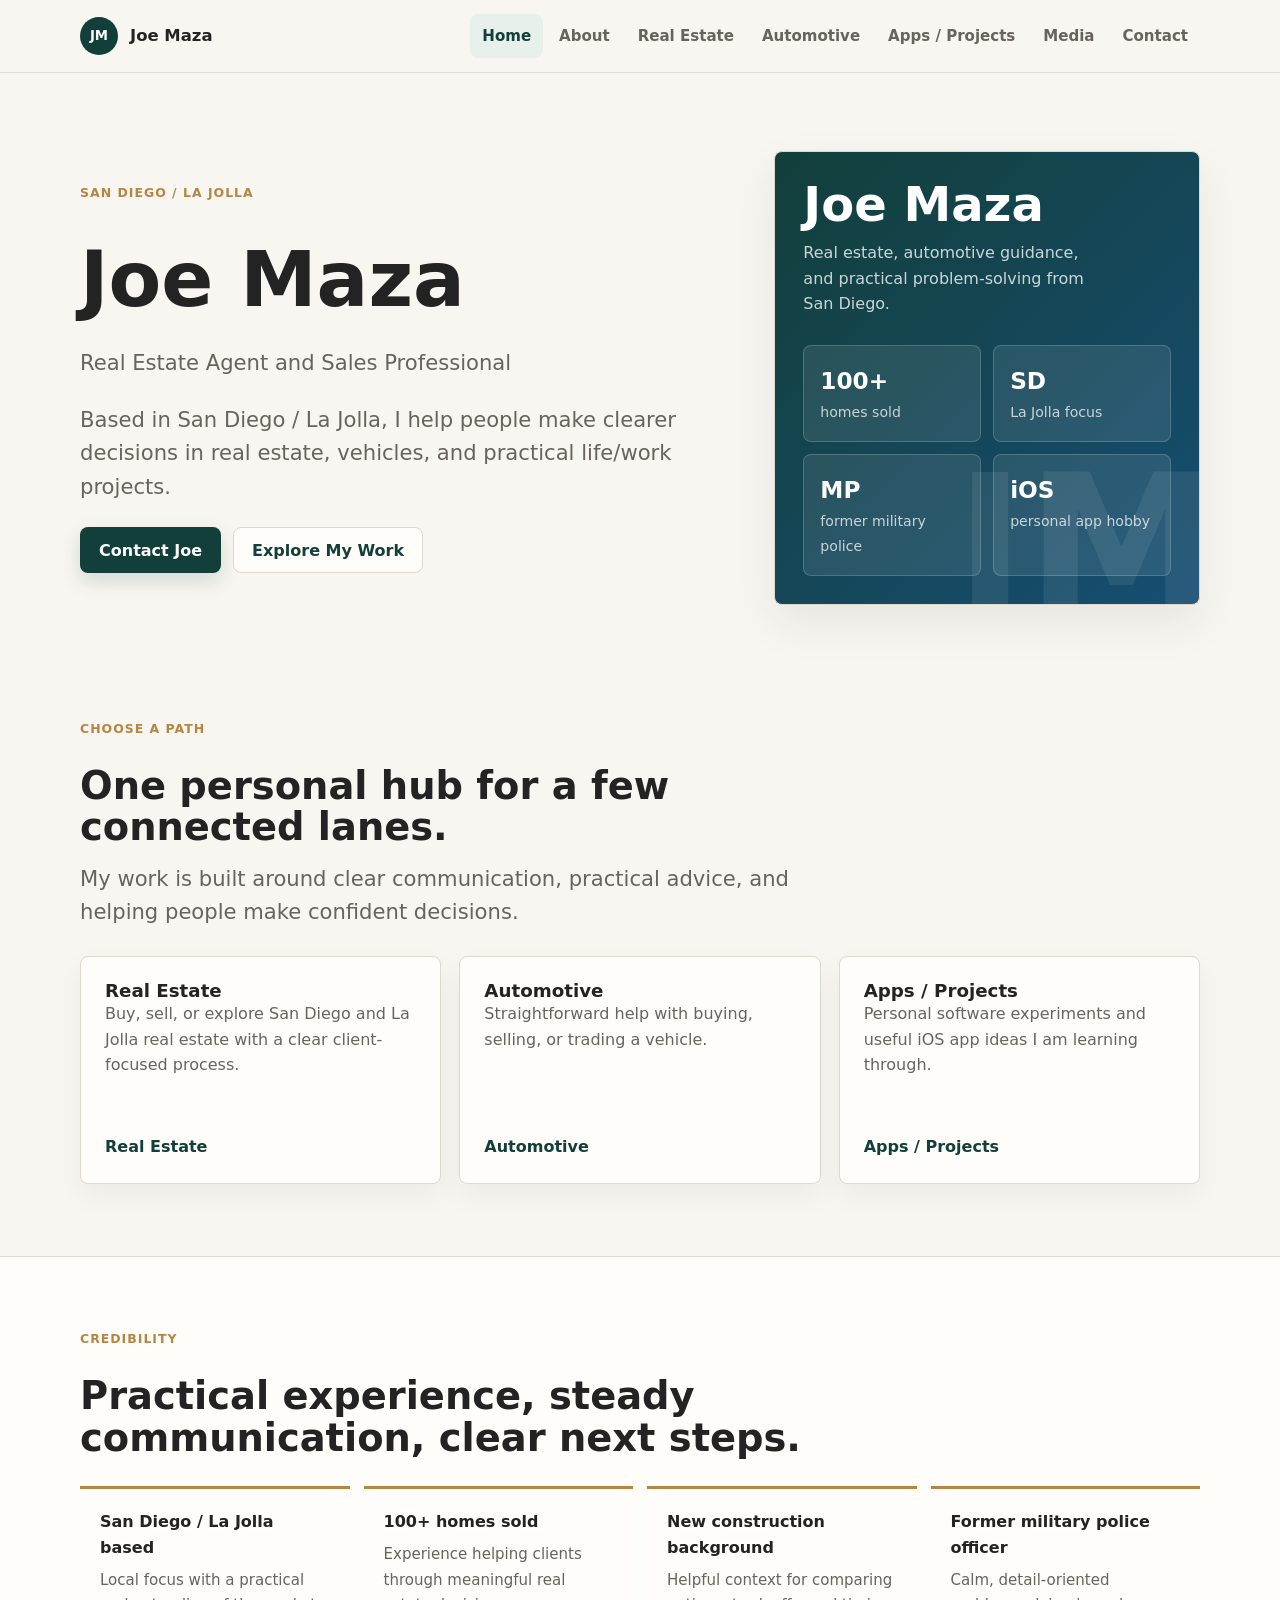
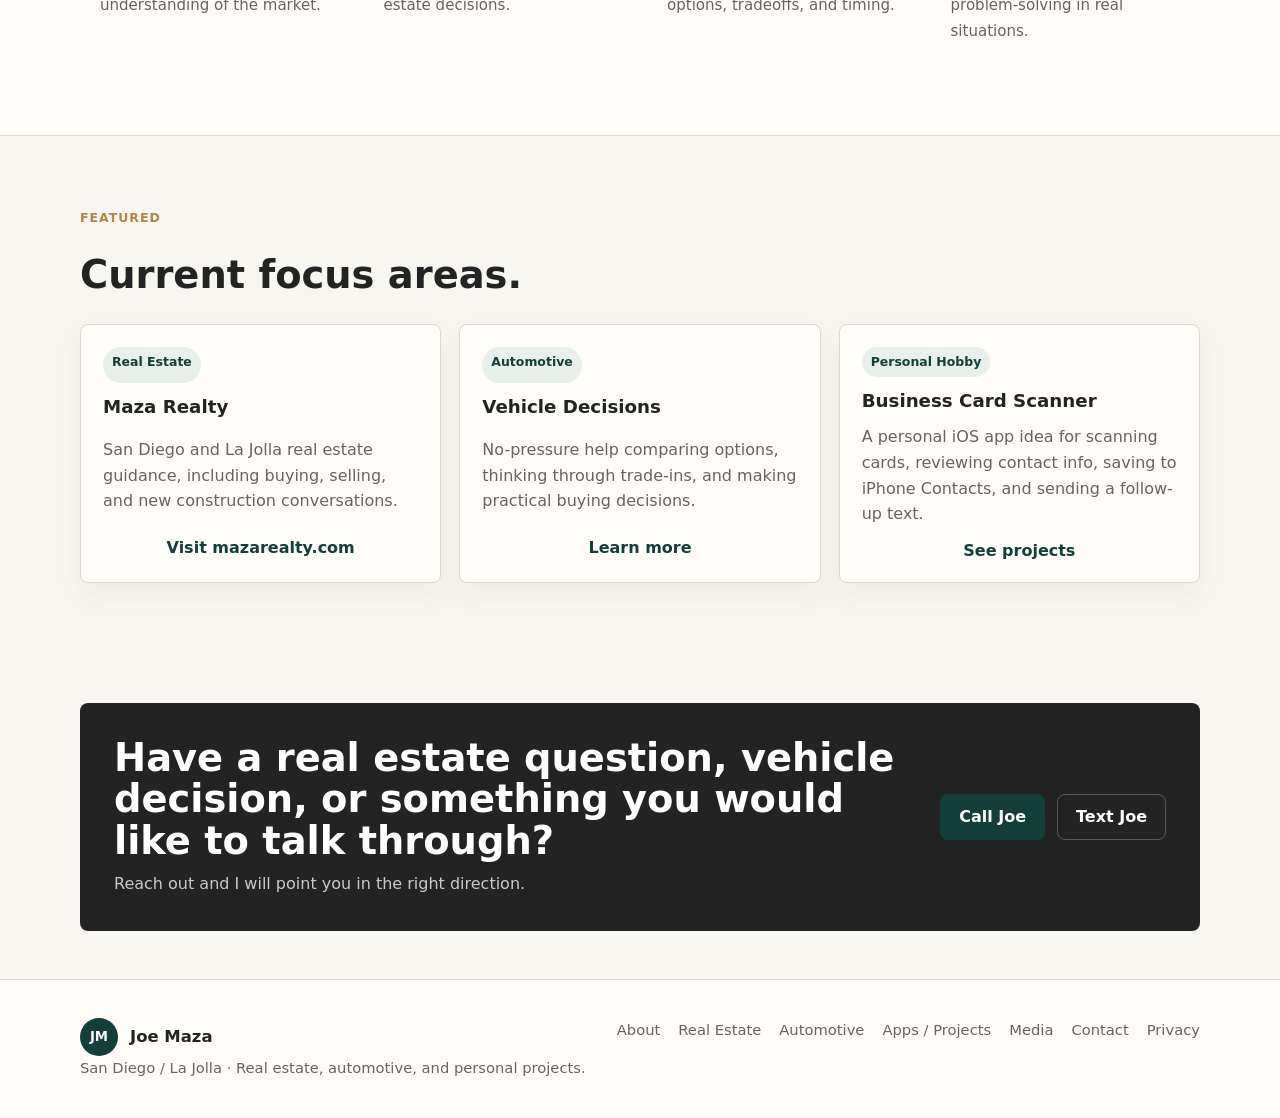
<file: index.html>
<!doctype html>
<html lang="en">
  <head>
    <meta charset="utf-8" />
    <meta name="viewport" content="width=device-width, initial-scale=1" />
    <title>Joe Maza | Real Estate Agent and Sales Professional</title>
    <meta name="description" content="Joe Maza is a San Diego / La Jolla based real estate agent and sales professional helping people make clearer decisions in real estate, vehicles, and practical projects." />
    <meta property="og:title" content="Joe Maza | Real Estate Agent and Sales Professional" />
    <meta property="og:description" content="A personal hub for Joe Maza's real estate, automotive, and personal app projects." />
    <meta property="og:image" content="https://josephmaza.com/public/social-card.svg" />
    <link rel="icon" href="/public/favicon.svg" type="image/svg+xml" />
    <link rel="stylesheet" href="/assets/styles.css" />
  </head>
  <body>
    <header class="site-header">
      <div class="nav-wrap">
        <a class="brand" href="/" aria-label="Joe Maza home"><span class="brand-mark">JM</span><span>Joe Maza</span></a>
        <button class="menu-toggle" type="button" aria-label="Open navigation" aria-expanded="false" data-menu-toggle>Menu</button>
        <nav class="site-nav" aria-label="Primary navigation">
          <a href="/" aria-current="page">Home</a>
          <a href="/about/">About</a>
          <a href="/real-estate/">Real Estate</a>
          <a href="/automotive/">Automotive</a>
          <a href="/apps-projects/">Apps / Projects</a>
          <a href="/media/">Media</a>
          <a href="/contact/">Contact</a>
        </nav>
      </div>
    </header>

    <main class="main">
      <section class="hero">
        <div class="container hero-grid">
          <div class="hero-copy">
            <p class="eyebrow">San Diego / La Jolla</p>
            <h1>Joe Maza</h1>
            <p class="lead">Real Estate Agent and Sales Professional</p>
            <p class="lead">Based in San Diego / La Jolla, I help people make clearer decisions in real estate, vehicles, and practical life/work projects.</p>
            <div class="hero-actions">
              <a class="button" href="/contact/">Contact Joe</a>
              <a class="button secondary" href="#work">Explore My Work</a>
            </div>
          </div>
          <aside class="identity-panel" aria-label="Joe Maza professional summary">
            <div class="identity-top">
              <div class="identity-name">Joe Maza</div>
              <p class="identity-role">Real estate, automotive guidance, and practical problem-solving from San Diego.</p>
            </div>
            <div class="identity-bottom">
              <div class="stat-grid">
                <div class="stat"><strong>100+</strong><span>homes sold</span></div>
                <div class="stat"><strong>SD</strong><span>La Jolla focus</span></div>
                <div class="stat"><strong>MP</strong><span>former military police</span></div>
                <div class="stat"><strong>iOS</strong><span>personal app hobby</span></div>
              </div>
            </div>
          </aside>
        </div>
      </section>

      <section class="section" id="work">
        <div class="container">
          <div class="section-header">
            <p class="eyebrow">Choose a path</p>
            <h2>One personal hub for a few connected lanes.</h2>
            <p class="lead">My work is built around clear communication, practical advice, and helping people make confident decisions.</p>
          </div>
          <div class="cards">
            <a class="card" href="/real-estate/">
              <div>
                <h3>Real Estate</h3>
                <p>Buy, sell, or explore San Diego and La Jolla real estate with a clear client-focused process.</p>
              </div>
              <span class="card-link">Real Estate</span>
            </a>
            <a class="card" href="/automotive/">
              <div>
                <h3>Automotive</h3>
                <p>Straightforward help with buying, selling, or trading a vehicle.</p>
              </div>
              <span class="card-link">Automotive</span>
            </a>
            <a class="card" href="/apps-projects/">
              <div>
                <h3>Apps / Projects</h3>
                <p>Personal software experiments and useful iOS app ideas I am learning through.</p>
              </div>
              <span class="card-link">Apps / Projects</span>
            </a>
          </div>
        </div>
      </section>

      <section class="section alt">
        <div class="container">
          <div class="section-header">
            <p class="eyebrow">Credibility</p>
            <h2>Practical experience, steady communication, clear next steps.</h2>
          </div>
          <div class="proof-grid">
            <div class="proof-item"><strong>San Diego / La Jolla based</strong><span>Local focus with a practical understanding of the market.</span></div>
            <div class="proof-item"><strong>100+ homes sold</strong><span>Experience helping clients through meaningful real estate decisions.</span></div>
            <div class="proof-item"><strong>New construction background</strong><span>Helpful context for comparing options, tradeoffs, and timing.</span></div>
            <div class="proof-item"><strong>Former military police officer</strong><span>Calm, detail-oriented problem-solving in real situations.</span></div>
          </div>
        </div>
      </section>

      <section class="section">
        <div class="container">
          <div class="section-header">
            <p class="eyebrow">Featured</p>
            <h2>Current focus areas.</h2>
          </div>
          <div class="project-grid">
            <article class="project-card">
              <span class="tag">Real Estate</span>
              <h3>Maza Realty</h3>
              <p>San Diego and La Jolla real estate guidance, including buying, selling, and new construction conversations.</p>
              <a class="button text" href="https://mazarealty.com/">Visit mazarealty.com</a>
            </article>
            <article class="project-card">
              <span class="tag">Automotive</span>
              <h3>Vehicle Decisions</h3>
              <p>No-pressure help comparing options, thinking through trade-ins, and making practical buying decisions.</p>
              <a class="button text" href="/automotive/">Learn more</a>
            </article>
            <article class="project-card">
              <span class="tag">Personal Hobby</span>
              <h3>Business Card Scanner</h3>
              <p>A personal iOS app idea for scanning cards, reviewing contact info, saving to iPhone Contacts, and sending a follow-up text.</p>
              <a class="button text" href="/apps-projects/">See projects</a>
            </article>
          </div>
        </div>
      </section>

      <section class="section tight">
        <div class="container">
          <div class="cta-band">
            <div>
              <h2>Have a real estate question, vehicle decision, or something you would like to talk through?</h2>
              <p>Reach out and I will point you in the right direction.</p>
            </div>
            <div class="button-row">
              <a class="button" href="tel:+18587448666">Call Joe</a>
              <a class="button secondary" href="sms:+18587448666">Text Joe</a>
            </div>
          </div>
        </div>
      </section>
    </main>

    <footer class="site-footer">
      <div class="footer-grid">
        <div>
          <a class="brand" href="/"><span class="brand-mark">JM</span><span>Joe Maza</span></a>
          <p class="footer-meta">San Diego / La Jolla &middot; Real estate, automotive, and personal projects.</p>
        </div>
        <nav class="footer-links" aria-label="Footer navigation">
          <a href="/about/">About</a>
          <a href="/real-estate/">Real Estate</a>
          <a href="/automotive/">Automotive</a>
          <a href="/apps-projects/">Apps / Projects</a>
          <a href="/media/">Media</a>
          <a href="/contact/">Contact</a>
          <a href="/privacy/">Privacy</a>
        </nav>
      </div>
    </footer>
    <script src="/assets/site.js"></script>
  </body>
</html>
</file>
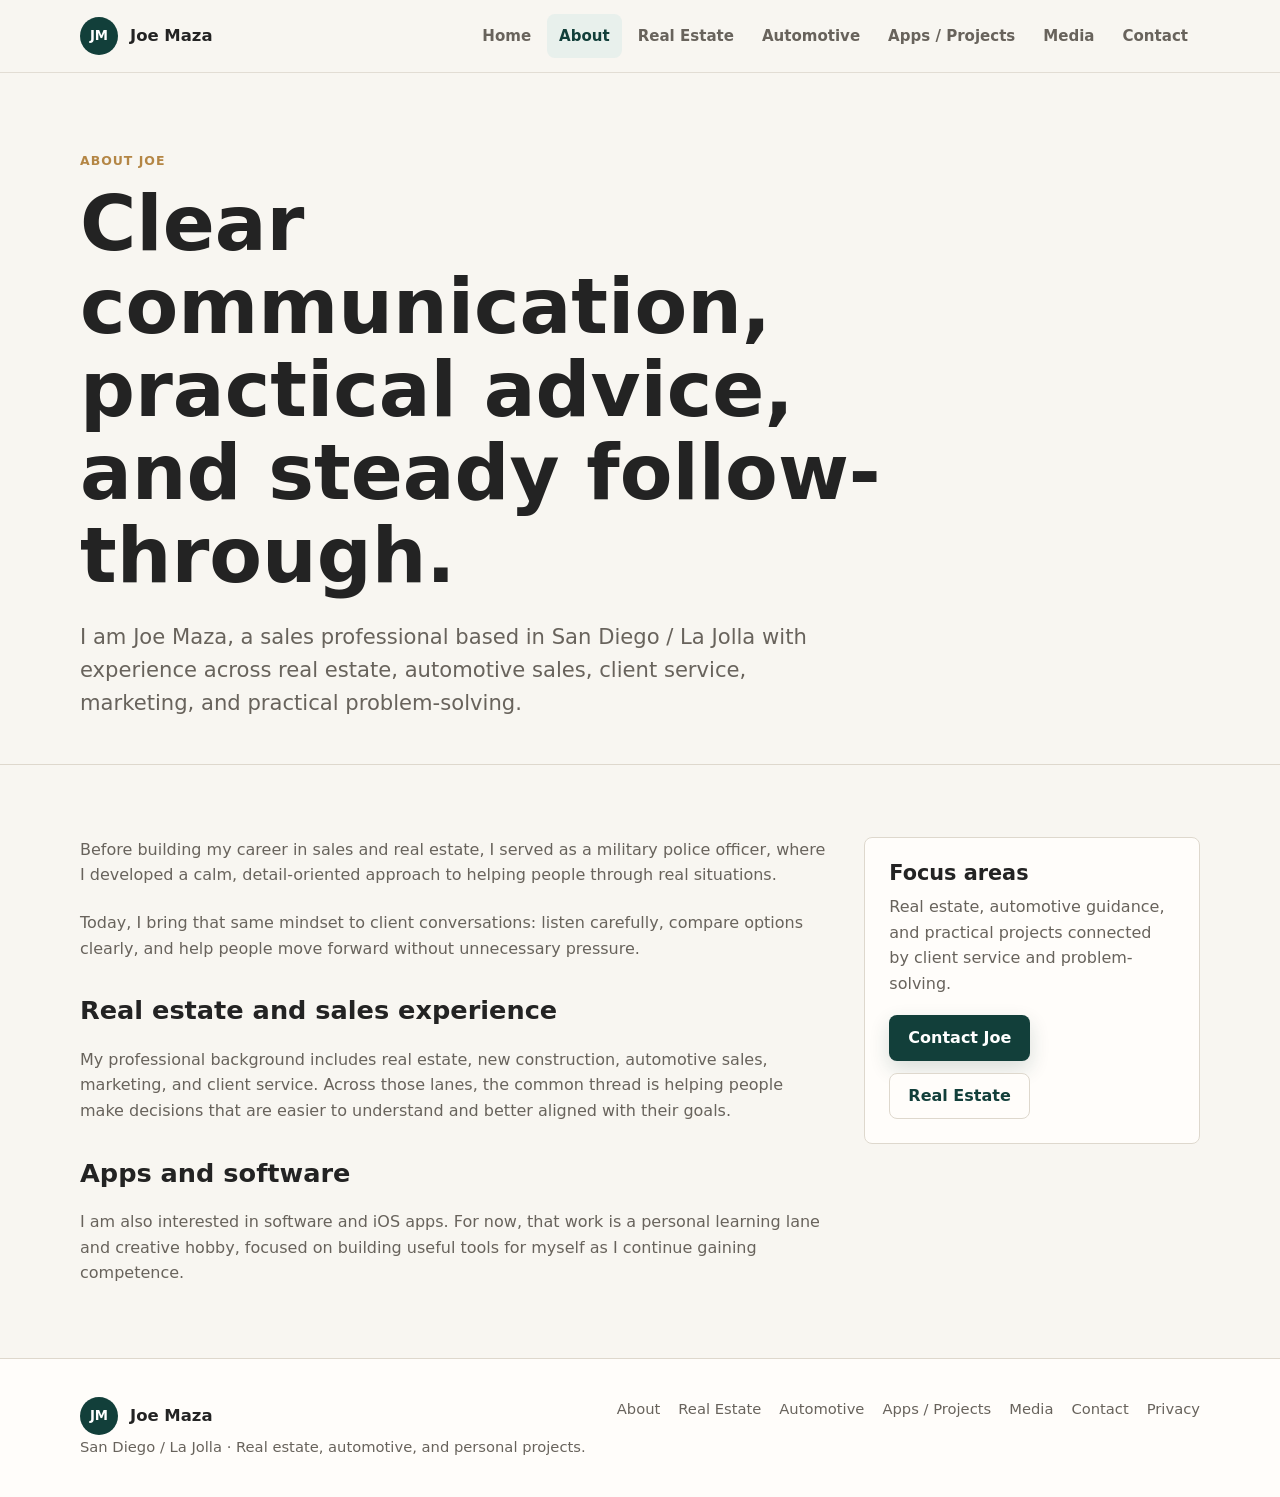
<file: about/index.html>
<!doctype html>
<html lang="en">
  <head>
    <meta charset="utf-8" />
    <meta name="viewport" content="width=device-width, initial-scale=1" />
    <title>About Joe Maza | San Diego Sales Professional</title>
    <meta name="description" content="Learn about Joe Maza, a San Diego / La Jolla based real estate agent and sales professional with experience in real estate, automotive, client service, and practical problem-solving." />
    <link rel="icon" href="/public/favicon.svg" type="image/svg+xml" />
    <link rel="stylesheet" href="/assets/styles.css" />
  </head>
  <body>
    <header class="site-header"><div class="nav-wrap"><a class="brand" href="/"><span class="brand-mark">JM</span><span>Joe Maza</span></a><button class="menu-toggle" type="button" aria-label="Open navigation" aria-expanded="false" data-menu-toggle>Menu</button><nav class="site-nav" aria-label="Primary navigation"><a href="/">Home</a><a href="/about/" aria-current="page">About</a><a href="/real-estate/">Real Estate</a><a href="/automotive/">Automotive</a><a href="/apps-projects/">Apps / Projects</a><a href="/media/">Media</a><a href="/contact/">Contact</a></nav></div></header>
    <main class="main">
      <section class="page-hero"><div class="container"><p class="eyebrow">About Joe</p><h1>Clear communication, practical advice, and steady follow-through.</h1><p class="lead">I am Joe Maza, a sales professional based in San Diego / La Jolla with experience across real estate, automotive sales, client service, marketing, and practical problem-solving.</p></div></section>
      <section class="section"><div class="container content-grid"><div class="text-block"><p>Before building my career in sales and real estate, I served as a military police officer, where I developed a calm, detail-oriented approach to helping people through real situations.</p><p>Today, I bring that same mindset to client conversations: listen carefully, compare options clearly, and help people move forward without unnecessary pressure.</p><h2>Real estate and sales experience</h2><p>My professional background includes real estate, new construction, automotive sales, marketing, and client service. Across those lanes, the common thread is helping people make decisions that are easier to understand and better aligned with their goals.</p><h2>Apps and software</h2><p>I am also interested in software and iOS apps. For now, that work is a personal learning lane and creative hobby, focused on building useful tools for myself as I continue gaining competence.</p></div><aside class="side-panel"><h2>Focus areas</h2><p>Real estate, automotive guidance, and practical projects connected by client service and problem-solving.</p><div class="button-row"><a class="button" href="/contact/">Contact Joe</a><a class="button secondary" href="/real-estate/">Real Estate</a></div></aside></div></section>
    </main>
    <footer class="site-footer"><div class="footer-grid"><div><a class="brand" href="/"><span class="brand-mark">JM</span><span>Joe Maza</span></a><p class="footer-meta">San Diego / La Jolla &middot; Real estate, automotive, and personal projects.</p></div><nav class="footer-links" aria-label="Footer navigation"><a href="/about/">About</a><a href="/real-estate/">Real Estate</a><a href="/automotive/">Automotive</a><a href="/apps-projects/">Apps / Projects</a><a href="/media/">Media</a><a href="/contact/">Contact</a><a href="/privacy/">Privacy</a></nav></div></footer>
    <script src="/assets/site.js"></script>
  </body>
</html>
</file>
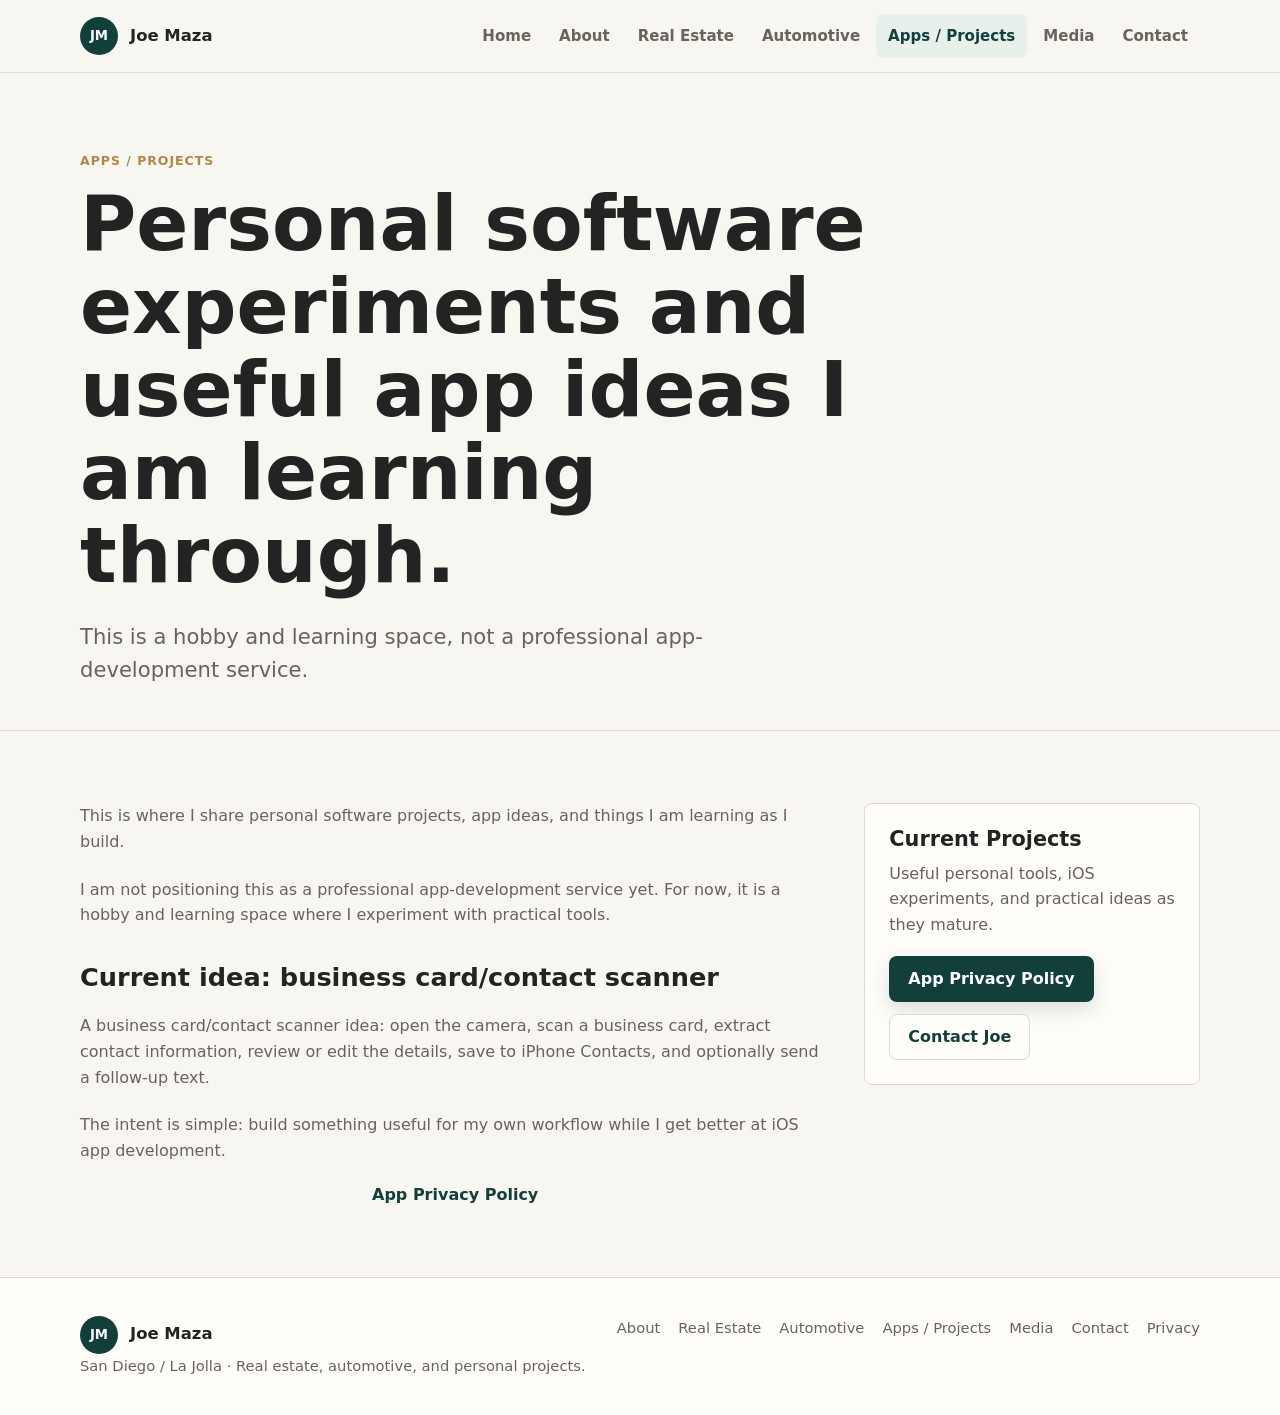
<file: apps-projects/index.html>
<!doctype html>
<html lang="en">
  <head><meta charset="utf-8" /><meta name="viewport" content="width=device-width, initial-scale=1" /><title>Apps / Projects | Joe Maza</title><meta name="description" content="Personal app ideas, iOS learning projects, and practical software experiments from Joe Maza." /><link rel="icon" href="/public/favicon.svg" type="image/svg+xml" /><link rel="stylesheet" href="/assets/styles.css" /></head>
  <body>
    <header class="site-header"><div class="nav-wrap"><a class="brand" href="/"><span class="brand-mark">JM</span><span>Joe Maza</span></a><button class="menu-toggle" type="button" aria-label="Open navigation" aria-expanded="false" data-menu-toggle>Menu</button><nav class="site-nav" aria-label="Primary navigation"><a href="/">Home</a><a href="/about/">About</a><a href="/real-estate/">Real Estate</a><a href="/automotive/">Automotive</a><a href="/apps-projects/" aria-current="page">Apps / Projects</a><a href="/media/">Media</a><a href="/contact/">Contact</a></nav></div></header>
    <main class="main">
      <section class="page-hero"><div class="container"><p class="eyebrow">Apps / Projects</p><h1>Personal software experiments and useful app ideas I am learning through.</h1><p class="lead">This is a hobby and learning space, not a professional app-development service.</p></div></section>
      <section class="section"><div class="container content-grid"><div class="text-block"><p>This is where I share personal software projects, app ideas, and things I am learning as I build.</p><p>I am not positioning this as a professional app-development service yet. For now, it is a hobby and learning space where I experiment with practical tools.</p><h2>Current idea: business card/contact scanner</h2><p>A business card/contact scanner idea: open the camera, scan a business card, extract contact information, review or edit the details, save to iPhone Contacts, and optionally send a follow-up text.</p><p>The intent is simple: build something useful for my own workflow while I get better at iOS app development.</p><a class="button text" href="/privacy/">App Privacy Policy</a></div><aside class="side-panel"><h2>Current Projects</h2><p>Useful personal tools, iOS experiments, and practical ideas as they mature.</p><div class="button-row"><a class="button" href="/privacy/">App Privacy Policy</a><a class="button secondary" href="/contact/">Contact Joe</a></div></aside></div></section>
    </main>
    <footer class="site-footer"><div class="footer-grid"><div><a class="brand" href="/"><span class="brand-mark">JM</span><span>Joe Maza</span></a><p class="footer-meta">San Diego / La Jolla &middot; Real estate, automotive, and personal projects.</p></div><nav class="footer-links" aria-label="Footer navigation"><a href="/about/">About</a><a href="/real-estate/">Real Estate</a><a href="/automotive/">Automotive</a><a href="/apps-projects/">Apps / Projects</a><a href="/media/">Media</a><a href="/contact/">Contact</a><a href="/privacy/">Privacy</a></nav></div></footer><script src="/assets/site.js"></script>
  </body>
</html>
</file>
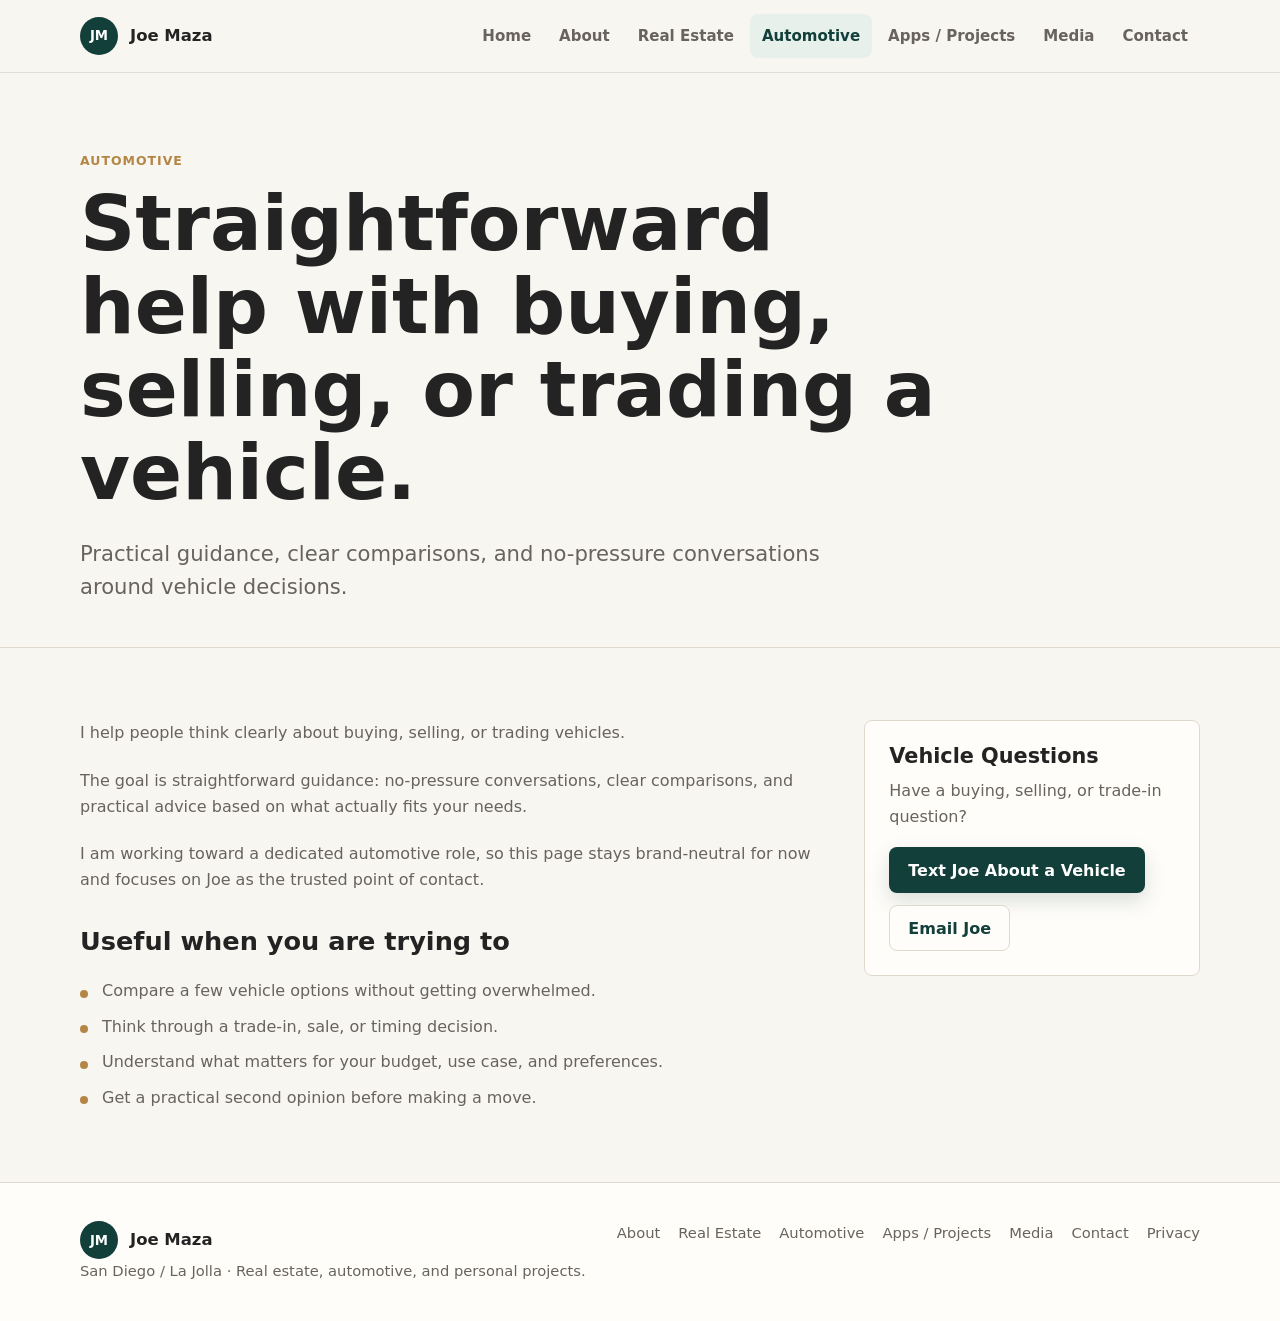
<file: automotive/index.html>
<!doctype html>
<html lang="en">
  <head><meta charset="utf-8" /><meta name="viewport" content="width=device-width, initial-scale=1" /><title>Automotive Guidance | Joe Maza</title><meta name="description" content="Straightforward help from Joe Maza for buying, selling, or trading a vehicle." /><link rel="icon" href="/public/favicon.svg" type="image/svg+xml" /><link rel="stylesheet" href="/assets/styles.css" /></head>
  <body>
    <header class="site-header"><div class="nav-wrap"><a class="brand" href="/"><span class="brand-mark">JM</span><span>Joe Maza</span></a><button class="menu-toggle" type="button" aria-label="Open navigation" aria-expanded="false" data-menu-toggle>Menu</button><nav class="site-nav" aria-label="Primary navigation"><a href="/">Home</a><a href="/about/">About</a><a href="/real-estate/">Real Estate</a><a href="/automotive/" aria-current="page">Automotive</a><a href="/apps-projects/">Apps / Projects</a><a href="/media/">Media</a><a href="/contact/">Contact</a></nav></div></header>
    <main class="main">
      <section class="page-hero"><div class="container"><p class="eyebrow">Automotive</p><h1>Straightforward help with buying, selling, or trading a vehicle.</h1><p class="lead">Practical guidance, clear comparisons, and no-pressure conversations around vehicle decisions.</p></div></section>
      <section class="section"><div class="container content-grid"><div class="text-block"><p>I help people think clearly about buying, selling, or trading vehicles.</p><p>The goal is straightforward guidance: no-pressure conversations, clear comparisons, and practical advice based on what actually fits your needs.</p><p>I am working toward a dedicated automotive role, so this page stays brand-neutral for now and focuses on Joe as the trusted point of contact.</p><h2>Useful when you are trying to</h2><ul class="list"><li>Compare a few vehicle options without getting overwhelmed.</li><li>Think through a trade-in, sale, or timing decision.</li><li>Understand what matters for your budget, use case, and preferences.</li><li>Get a practical second opinion before making a move.</li></ul></div><aside class="side-panel"><h2>Vehicle Questions</h2><p>Have a buying, selling, or trade-in question?</p><div class="button-row"><a class="button" href="sms:+18587448666">Text Joe About a Vehicle</a><a class="button secondary" href="mailto:joekmaza@gmail.com">Email Joe</a></div></aside></div></section>
    </main>
    <footer class="site-footer"><div class="footer-grid"><div><a class="brand" href="/"><span class="brand-mark">JM</span><span>Joe Maza</span></a><p class="footer-meta">San Diego / La Jolla &middot; Real estate, automotive, and personal projects.</p></div><nav class="footer-links" aria-label="Footer navigation"><a href="/about/">About</a><a href="/real-estate/">Real Estate</a><a href="/automotive/">Automotive</a><a href="/apps-projects/">Apps / Projects</a><a href="/media/">Media</a><a href="/contact/">Contact</a><a href="/privacy/">Privacy</a></nav></div></footer><script src="/assets/site.js"></script>
  </body>
</html>
</file>
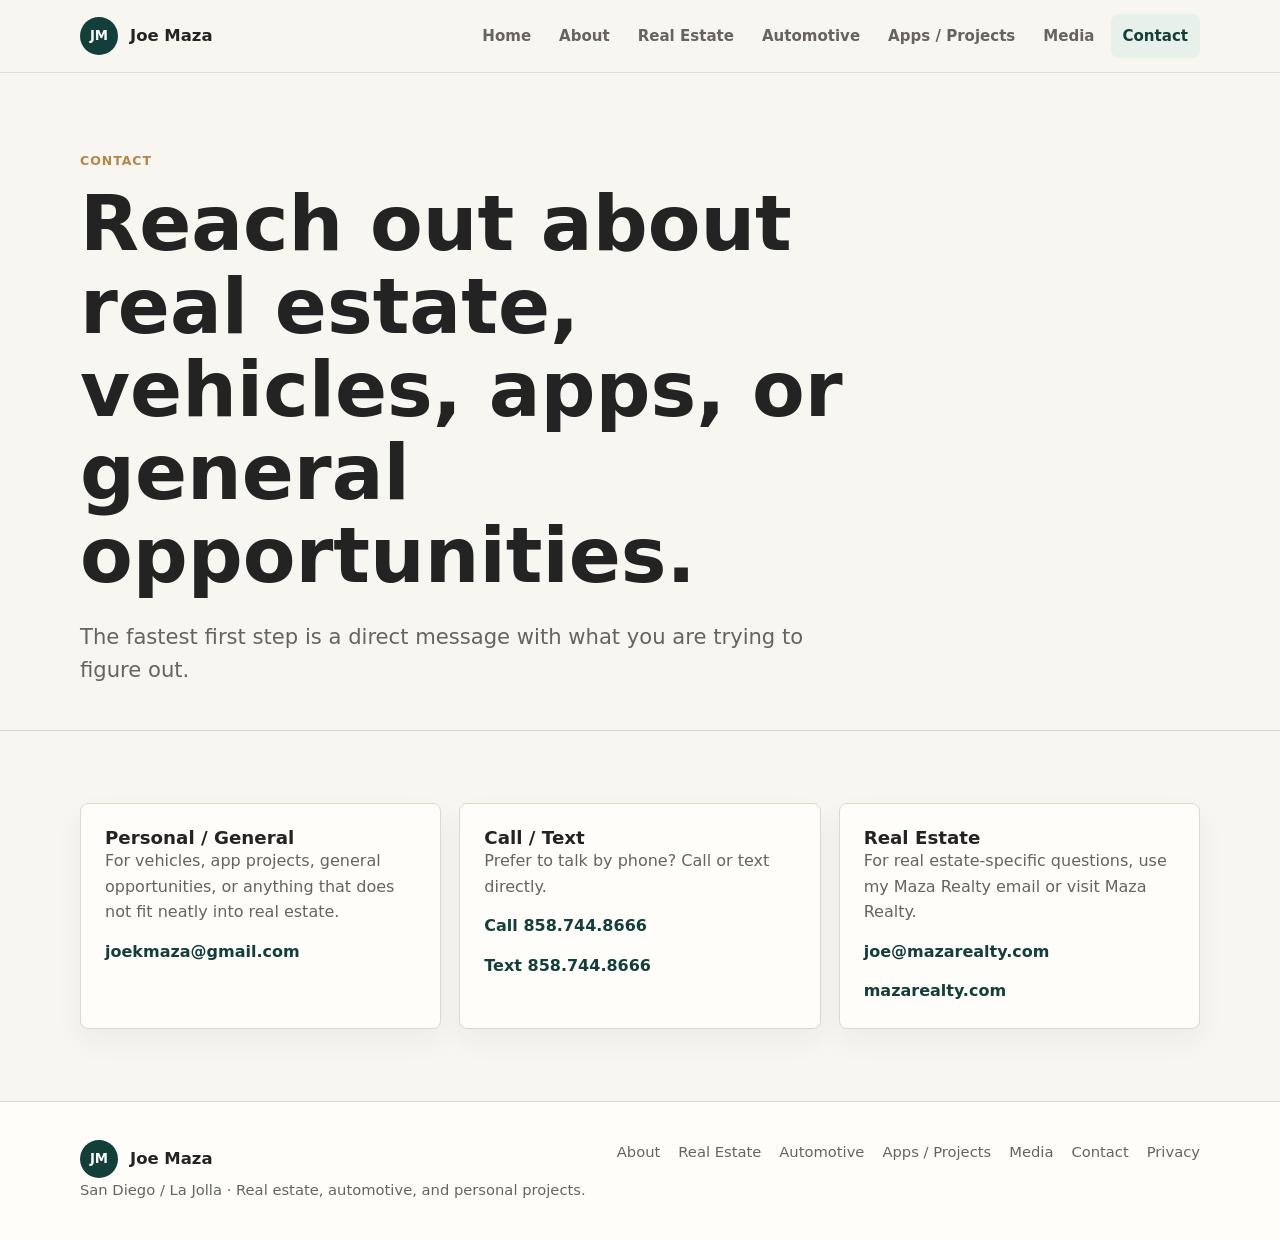
<file: contact/index.html>
<!doctype html>
<html lang="en">
  <head><meta charset="utf-8" /><meta name="viewport" content="width=device-width, initial-scale=1" /><title>Contact Joe Maza</title><meta name="description" content="Contact Joe Maza about real estate, vehicles, apps, personal projects, or general opportunities." /><link rel="icon" href="/public/favicon.svg" type="image/svg+xml" /><link rel="stylesheet" href="/assets/styles.css" /></head>
  <body>
    <header class="site-header"><div class="nav-wrap"><a class="brand" href="/"><span class="brand-mark">JM</span><span>Joe Maza</span></a><button class="menu-toggle" type="button" aria-label="Open navigation" aria-expanded="false" data-menu-toggle>Menu</button><nav class="site-nav" aria-label="Primary navigation"><a href="/">Home</a><a href="/about/">About</a><a href="/real-estate/">Real Estate</a><a href="/automotive/">Automotive</a><a href="/apps-projects/">Apps / Projects</a><a href="/media/">Media</a><a href="/contact/" aria-current="page">Contact</a></nav></div></header>
    <main class="main">
      <section class="page-hero"><div class="container"><p class="eyebrow">Contact</p><h1>Reach out about real estate, vehicles, apps, or general opportunities.</h1><p class="lead">The fastest first step is a direct message with what you are trying to figure out.</p></div></section>
      <section class="section"><div class="container contact-grid"><article class="contact-card"><h3>Personal / General</h3><p>For vehicles, app projects, general opportunities, or anything that does not fit neatly into real estate.</p><a href="mailto:joekmaza@gmail.com">joekmaza@gmail.com</a></article><article class="contact-card"><h3>Call / Text</h3><p>Prefer to talk by phone? Call or text directly.</p><a href="tel:+18587448666">Call 858.744.8666</a><a href="sms:+18587448666">Text 858.744.8666</a></article><article class="contact-card"><h3>Real Estate</h3><p>For real estate-specific questions, use my Maza Realty email or visit Maza Realty.</p><a href="mailto:joe@mazarealty.com">joe@mazarealty.com</a><a href="https://mazarealty.com/">mazarealty.com</a></article></div></section>
    </main>
    <footer class="site-footer"><div class="footer-grid"><div><a class="brand" href="/"><span class="brand-mark">JM</span><span>Joe Maza</span></a><p class="footer-meta">San Diego / La Jolla &middot; Real estate, automotive, and personal projects.</p></div><nav class="footer-links" aria-label="Footer navigation"><a href="/about/">About</a><a href="/real-estate/">Real Estate</a><a href="/automotive/">Automotive</a><a href="/apps-projects/">Apps / Projects</a><a href="/media/">Media</a><a href="/contact/">Contact</a><a href="/privacy/">Privacy</a></nav></div></footer><script src="/assets/site.js"></script>
  </body>
</html>
</file>
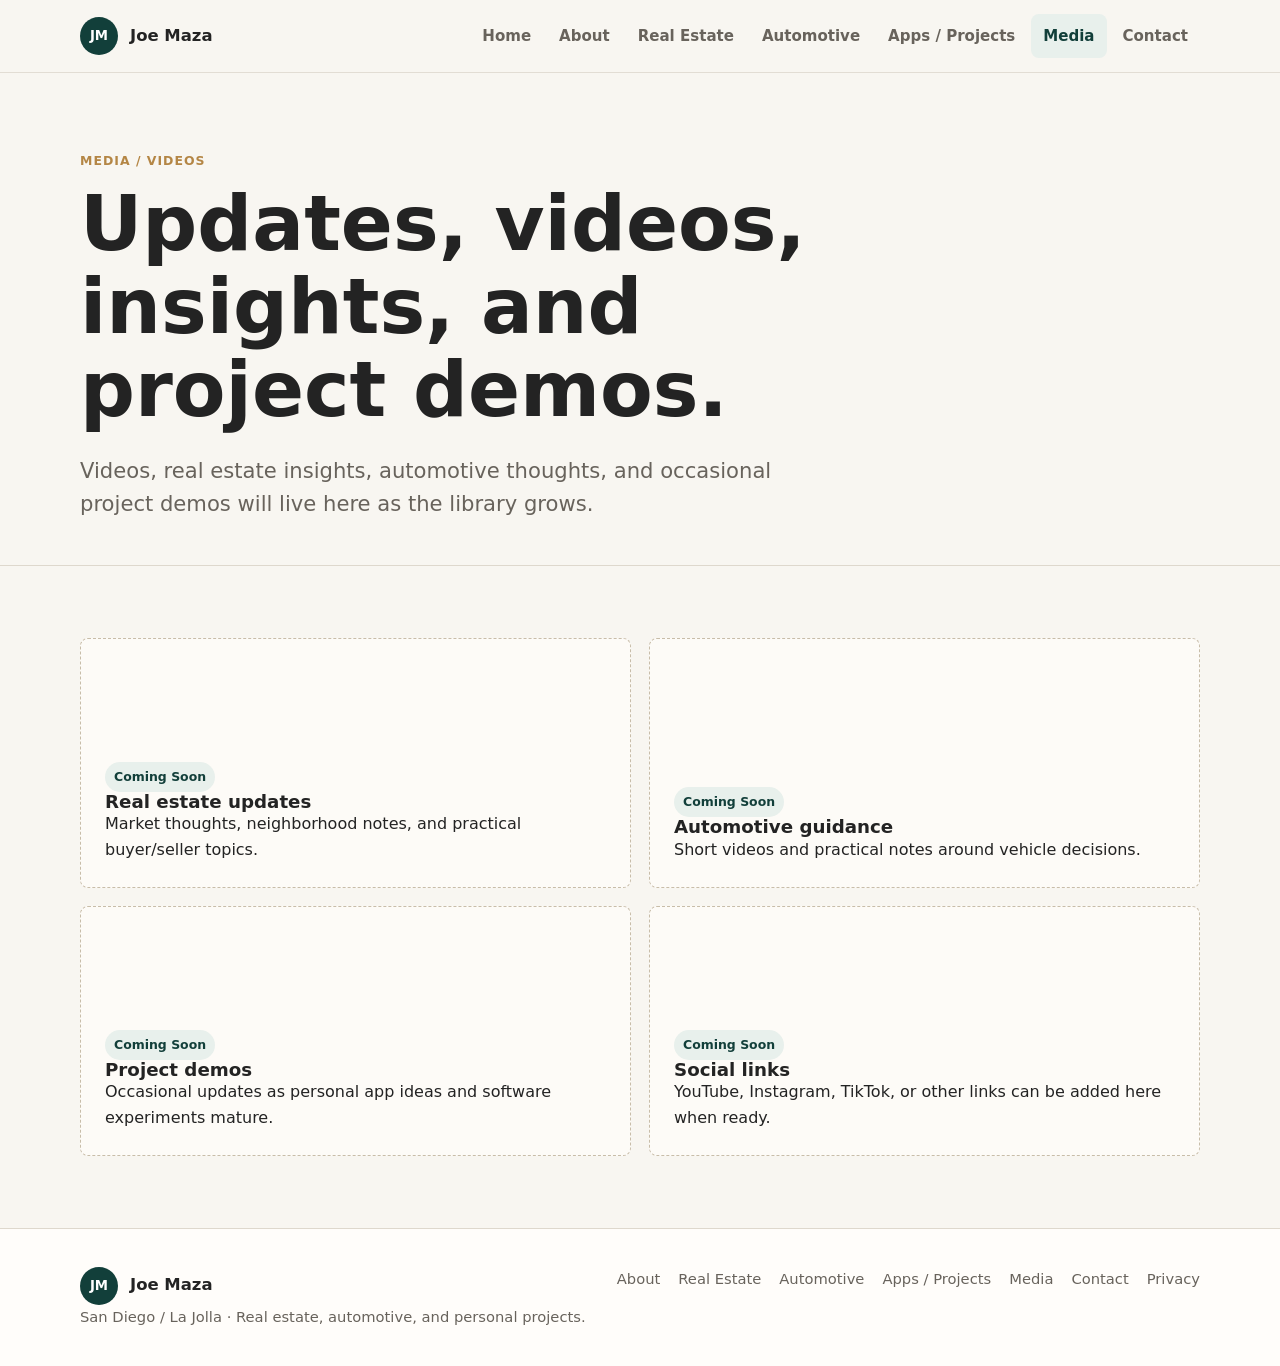
<file: media/index.html>
<!doctype html>
<html lang="en">
  <head><meta charset="utf-8" /><meta name="viewport" content="width=device-width, initial-scale=1" /><title>Media / Videos | Joe Maza</title><meta name="description" content="Videos, updates, real estate insights, automotive thoughts, and occasional project demos from Joe Maza." /><link rel="icon" href="/public/favicon.svg" type="image/svg+xml" /><link rel="stylesheet" href="/assets/styles.css" /></head>
  <body>
    <header class="site-header"><div class="nav-wrap"><a class="brand" href="/"><span class="brand-mark">JM</span><span>Joe Maza</span></a><button class="menu-toggle" type="button" aria-label="Open navigation" aria-expanded="false" data-menu-toggle>Menu</button><nav class="site-nav" aria-label="Primary navigation"><a href="/">Home</a><a href="/about/">About</a><a href="/real-estate/">Real Estate</a><a href="/automotive/">Automotive</a><a href="/apps-projects/">Apps / Projects</a><a href="/media/" aria-current="page">Media</a><a href="/contact/">Contact</a></nav></div></header>
    <main class="main">
      <section class="page-hero"><div class="container"><p class="eyebrow">Media / Videos</p><h1>Updates, videos, insights, and project demos.</h1><p class="lead">Videos, real estate insights, automotive thoughts, and occasional project demos will live here as the library grows.</p></div></section>
      <section class="section"><div class="container"><div class="media-grid"><article class="media-placeholder"><span class="tag">Coming Soon</span><h3>Real estate updates</h3><p>Market thoughts, neighborhood notes, and practical buyer/seller topics.</p></article><article class="media-placeholder"><span class="tag">Coming Soon</span><h3>Automotive guidance</h3><p>Short videos and practical notes around vehicle decisions.</p></article><article class="media-placeholder"><span class="tag">Coming Soon</span><h3>Project demos</h3><p>Occasional updates as personal app ideas and software experiments mature.</p></article><article class="media-placeholder"><span class="tag">Coming Soon</span><h3>Social links</h3><p>YouTube, Instagram, TikTok, or other links can be added here when ready.</p></article></div></div></section>
    </main>
    <footer class="site-footer"><div class="footer-grid"><div><a class="brand" href="/"><span class="brand-mark">JM</span><span>Joe Maza</span></a><p class="footer-meta">San Diego / La Jolla &middot; Real estate, automotive, and personal projects.</p></div><nav class="footer-links" aria-label="Footer navigation"><a href="/about/">About</a><a href="/real-estate/">Real Estate</a><a href="/automotive/">Automotive</a><a href="/apps-projects/">Apps / Projects</a><a href="/media/">Media</a><a href="/contact/">Contact</a><a href="/privacy/">Privacy</a></nav></div></footer><script src="/assets/site.js"></script>
  </body>
</html>
</file>
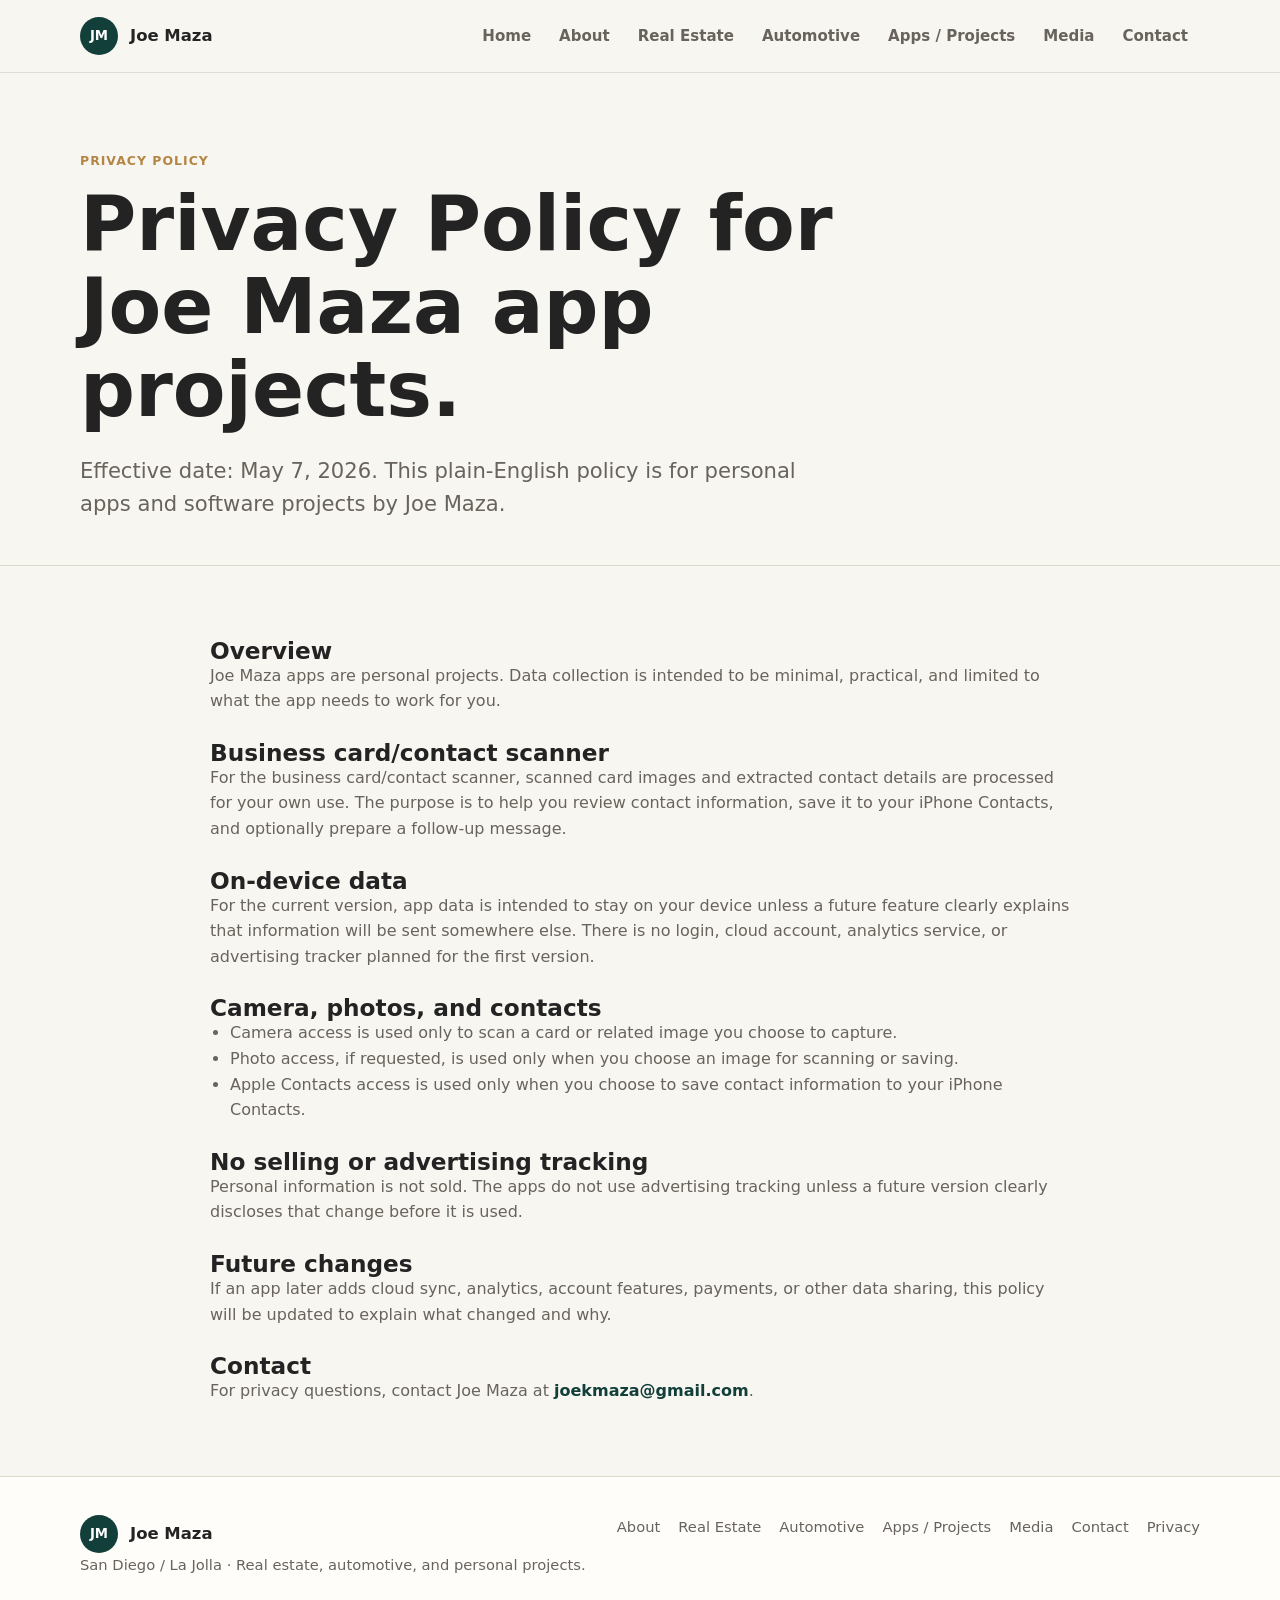
<file: privacy/index.html>
<!doctype html>
<html lang="en">
  <head><meta charset="utf-8" /><meta name="viewport" content="width=device-width, initial-scale=1" /><title>Privacy Policy | Joe Maza Apps</title><meta name="description" content="Privacy policy for personal app projects by Joe Maza, including the business card/contact scanner app." /><link rel="icon" href="/public/favicon.svg" type="image/svg+xml" /><link rel="stylesheet" href="/assets/styles.css" /></head>
  <body>
    <header class="site-header"><div class="nav-wrap"><a class="brand" href="/"><span class="brand-mark">JM</span><span>Joe Maza</span></a><button class="menu-toggle" type="button" aria-label="Open navigation" aria-expanded="false" data-menu-toggle>Menu</button><nav class="site-nav" aria-label="Primary navigation"><a href="/">Home</a><a href="/about/">About</a><a href="/real-estate/">Real Estate</a><a href="/automotive/">Automotive</a><a href="/apps-projects/">Apps / Projects</a><a href="/media/">Media</a><a href="/contact/">Contact</a></nav></div></header>
    <main class="main">
      <section class="page-hero"><div class="container"><p class="eyebrow">Privacy Policy</p><h1>Privacy Policy for Joe Maza app projects.</h1><p class="lead">Effective date: May 7, 2026. This plain-English policy is for personal apps and software projects by Joe Maza.</p></div></section>
      <section class="section"><div class="container privacy-content"><section><h2>Overview</h2><p>Joe Maza apps are personal projects. Data collection is intended to be minimal, practical, and limited to what the app needs to work for you.</p></section><section><h2>Business card/contact scanner</h2><p>For the business card/contact scanner, scanned card images and extracted contact details are processed for your own use. The purpose is to help you review contact information, save it to your iPhone Contacts, and optionally prepare a follow-up message.</p></section><section><h2>On-device data</h2><p>For the current version, app data is intended to stay on your device unless a future feature clearly explains that information will be sent somewhere else. There is no login, cloud account, analytics service, or advertising tracker planned for the first version.</p></section><section><h2>Camera, photos, and contacts</h2><ul><li>Camera access is used only to scan a card or related image you choose to capture.</li><li>Photo access, if requested, is used only when you choose an image for scanning or saving.</li><li>Apple Contacts access is used only when you choose to save contact information to your iPhone Contacts.</li></ul></section><section><h2>No selling or advertising tracking</h2><p>Personal information is not sold. The apps do not use advertising tracking unless a future version clearly discloses that change before it is used.</p></section><section><h2>Future changes</h2><p>If an app later adds cloud sync, analytics, account features, payments, or other data sharing, this policy will be updated to explain what changed and why.</p></section><section><h2>Contact</h2><p>For privacy questions, contact Joe Maza at <a class="button text" href="mailto:joekmaza@gmail.com">joekmaza@gmail.com</a>.</p></section></div></section>
    </main>
    <footer class="site-footer"><div class="footer-grid"><div><a class="brand" href="/"><span class="brand-mark">JM</span><span>Joe Maza</span></a><p class="footer-meta">San Diego / La Jolla &middot; Real estate, automotive, and personal projects.</p></div><nav class="footer-links" aria-label="Footer navigation"><a href="/about/">About</a><a href="/real-estate/">Real Estate</a><a href="/automotive/">Automotive</a><a href="/apps-projects/">Apps / Projects</a><a href="/media/">Media</a><a href="/contact/">Contact</a><a href="/privacy/">Privacy</a></nav></div></footer><script src="/assets/site.js"></script>
  </body>
</html>
</file>
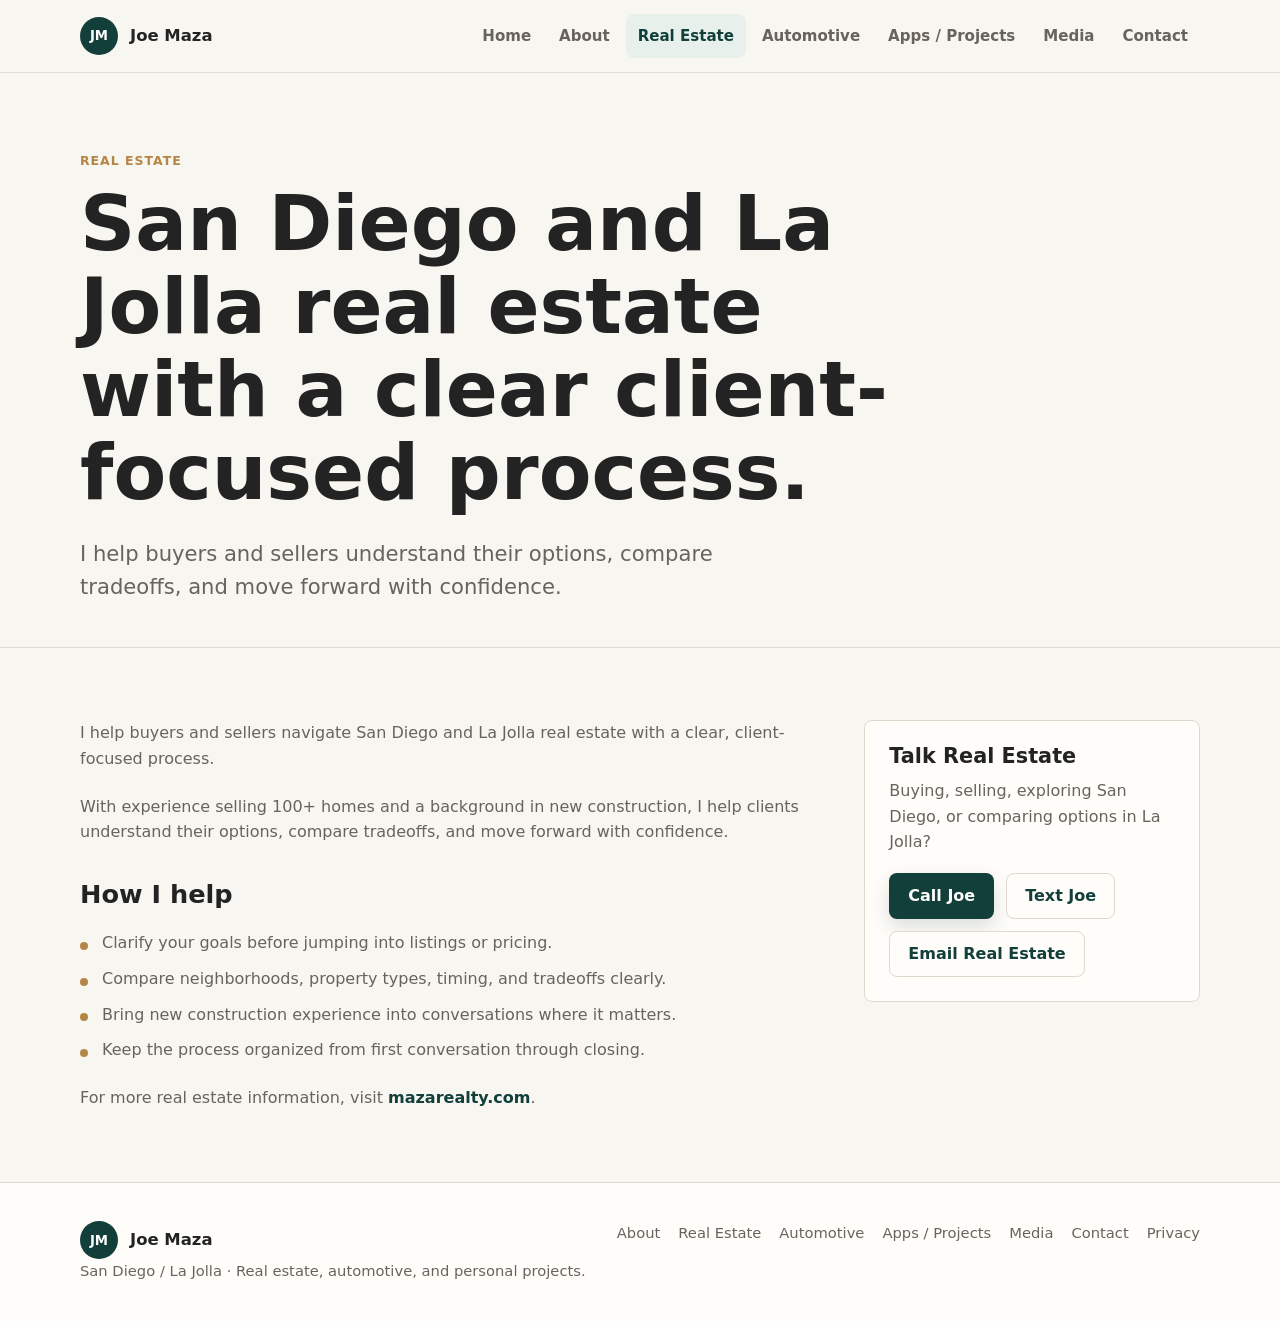
<file: real-estate/index.html>
<!doctype html>
<html lang="en">
  <head><meta charset="utf-8" /><meta name="viewport" content="width=device-width, initial-scale=1" /><title>San Diego / La Jolla Real Estate | Joe Maza</title><meta name="description" content="Work with Joe Maza for San Diego and La Jolla real estate guidance, including buying, selling, and new construction experience." /><link rel="icon" href="/public/favicon.svg" type="image/svg+xml" /><link rel="stylesheet" href="/assets/styles.css" /></head>
  <body>
    <header class="site-header"><div class="nav-wrap"><a class="brand" href="/"><span class="brand-mark">JM</span><span>Joe Maza</span></a><button class="menu-toggle" type="button" aria-label="Open navigation" aria-expanded="false" data-menu-toggle>Menu</button><nav class="site-nav" aria-label="Primary navigation"><a href="/">Home</a><a href="/about/">About</a><a href="/real-estate/" aria-current="page">Real Estate</a><a href="/automotive/">Automotive</a><a href="/apps-projects/">Apps / Projects</a><a href="/media/">Media</a><a href="/contact/">Contact</a></nav></div></header>
    <main class="main">
      <section class="page-hero"><div class="container"><p class="eyebrow">Real Estate</p><h1>San Diego and La Jolla real estate with a clear client-focused process.</h1><p class="lead">I help buyers and sellers understand their options, compare tradeoffs, and move forward with confidence.</p></div></section>
      <section class="section"><div class="container content-grid"><div class="text-block"><p>I help buyers and sellers navigate San Diego and La Jolla real estate with a clear, client-focused process.</p><p>With experience selling 100+ homes and a background in new construction, I help clients understand their options, compare tradeoffs, and move forward with confidence.</p><h2>How I help</h2><ul class="list"><li>Clarify your goals before jumping into listings or pricing.</li><li>Compare neighborhoods, property types, timing, and tradeoffs clearly.</li><li>Bring new construction experience into conversations where it matters.</li><li>Keep the process organized from first conversation through closing.</li></ul><p>For more real estate information, visit <a class="button text" href="https://mazarealty.com/">mazarealty.com</a>.</p></div><aside class="side-panel"><h2>Talk Real Estate</h2><p>Buying, selling, exploring San Diego, or comparing options in La Jolla?</p><div class="button-row"><a class="button" href="tel:+18587448666">Call Joe</a><a class="button secondary" href="sms:+18587448666">Text Joe</a><a class="button secondary" href="mailto:joe@mazarealty.com">Email Real Estate</a></div></aside></div></section>
    </main>
    <footer class="site-footer"><div class="footer-grid"><div><a class="brand" href="/"><span class="brand-mark">JM</span><span>Joe Maza</span></a><p class="footer-meta">San Diego / La Jolla &middot; Real estate, automotive, and personal projects.</p></div><nav class="footer-links" aria-label="Footer navigation"><a href="/about/">About</a><a href="/real-estate/">Real Estate</a><a href="/automotive/">Automotive</a><a href="/apps-projects/">Apps / Projects</a><a href="/media/">Media</a><a href="/contact/">Contact</a><a href="/privacy/">Privacy</a></nav></div></footer><script src="/assets/site.js"></script>
  </body>
</html>
</file>
<file: assets/styles.css>
:root {
  --bg: #f8f6f1;
  --paper: #fffdfa;
  --ink: #232323;
  --muted: #68635c;
  --line: #ded8cd;
  --accent: #123f3a;
  --accent-2: #174f78;
  --accent-soft: #e8f0ec;
  --gold: #b48645;
  --shadow: 0 18px 45px rgba(35, 35, 35, 0.08);
  --radius: 8px;
  --max: 1120px;
  font-family: Inter, ui-sans-serif, system-ui, -apple-system, BlinkMacSystemFont, "Segoe UI", sans-serif;
}

* {
  box-sizing: border-box;
}

html {
  scroll-behavior: smooth;
}

body {
  margin: 0;
  background: var(--bg);
  color: var(--ink);
  font-size: 16px;
  line-height: 1.6;
}

body.nav-open {
  overflow: hidden;
}

a {
  color: inherit;
  text-decoration: none;
}

img {
  display: block;
  max-width: 100%;
}

.site-header {
  position: sticky;
  top: 0;
  z-index: 20;
  background: rgba(248, 246, 241, 0.94);
  border-bottom: 1px solid rgba(222, 216, 205, 0.8);
  backdrop-filter: blur(14px);
}

.nav-wrap {
  width: min(100% - 32px, var(--max));
  min-height: 72px;
  margin: 0 auto;
  display: flex;
  align-items: center;
  justify-content: space-between;
  gap: 24px;
}

.brand {
  display: inline-flex;
  align-items: center;
  gap: 12px;
  font-weight: 800;
  letter-spacing: 0;
}

.brand-mark {
  width: 38px;
  height: 38px;
  display: grid;
  place-items: center;
  border-radius: 50%;
  background: var(--accent);
  color: #fff;
  font-size: 0.83rem;
}

.brand span:last-child {
  font-size: 1.03rem;
}

.site-nav {
  display: flex;
  align-items: center;
  gap: 4px;
}

.site-nav a {
  padding: 10px 12px;
  border-radius: var(--radius);
  color: var(--muted);
  font-size: 0.94rem;
  font-weight: 650;
}

.site-nav a:hover,
.site-nav a[aria-current="page"] {
  color: var(--accent);
  background: var(--accent-soft);
}

.menu-toggle {
  display: none;
  width: 42px;
  height: 42px;
  border: 1px solid var(--line);
  border-radius: var(--radius);
  background: var(--paper);
  color: var(--ink);
  font: inherit;
}

.button {
  display: inline-flex;
  min-height: 46px;
  align-items: center;
  justify-content: center;
  gap: 9px;
  padding: 12px 18px;
  border: 1px solid transparent;
  border-radius: var(--radius);
  background: var(--accent);
  color: #fff;
  font-weight: 800;
  line-height: 1.2;
  box-shadow: 0 8px 20px rgba(18, 63, 58, 0.16);
}

.button:hover {
  background: #0d302c;
}

.button.secondary {
  border-color: var(--line);
  background: var(--paper);
  color: var(--accent);
  box-shadow: none;
}

.button.secondary:hover {
  background: var(--accent-soft);
}

.button.text {
  min-height: auto;
  padding: 0;
  border: 0;
  background: transparent;
  color: var(--accent);
  box-shadow: none;
}

.main {
  min-height: 70vh;
}

.section {
  padding: 72px 0;
}

.section.tight {
  padding: 48px 0;
}

.section.alt {
  background: var(--paper);
  border-block: 1px solid var(--line);
}

.container {
  width: min(100% - 32px, var(--max));
  margin: 0 auto;
}

.eyebrow {
  margin: 0 0 12px;
  color: var(--gold);
  font-size: 0.78rem;
  font-weight: 850;
  letter-spacing: 0.08em;
  text-transform: uppercase;
}

h1,
h2,
h3 {
  margin: 0;
  color: var(--ink);
  line-height: 1.08;
  letter-spacing: 0;
}

h1 {
  max-width: 880px;
  font-size: clamp(2.45rem, 6vw, 5.25rem);
}

h2 {
  font-size: clamp(1.8rem, 3vw, 2.85rem);
}

h3 {
  font-size: 1.14rem;
}

p {
  margin: 0;
}

.lead {
  max-width: 740px;
  color: var(--muted);
  font-size: clamp(1.08rem, 2vw, 1.32rem);
  line-height: 1.58;
}

.hero {
  padding: 78px 0 42px;
}

.hero-grid {
  display: grid;
  grid-template-columns: minmax(0, 1.1fr) minmax(300px, 0.72fr);
  align-items: center;
  gap: 44px;
}

.hero-copy {
  display: grid;
  gap: 24px;
}

.hero-actions,
.button-row {
  display: flex;
  flex-wrap: wrap;
  gap: 12px;
}

.identity-panel {
  min-height: 440px;
  padding: 28px;
  border: 1px solid var(--line);
  border-radius: var(--radius);
  background:
    linear-gradient(135deg, rgba(18, 63, 58, 0.94), rgba(23, 79, 120, 0.92)),
    var(--accent);
  color: #fff;
  box-shadow: var(--shadow);
  display: grid;
  align-content: space-between;
  overflow: hidden;
  position: relative;
}

.identity-panel::after {
  content: "JM";
  position: absolute;
  right: -18px;
  bottom: -38px;
  color: rgba(255, 255, 255, 0.08);
  font-size: 12rem;
  font-weight: 900;
  line-height: 1;
}

.identity-top,
.identity-bottom {
  position: relative;
  z-index: 1;
}

.identity-name {
  font-size: 3rem;
  font-weight: 900;
  line-height: 1;
}

.identity-role {
  max-width: 290px;
  margin-top: 12px;
  color: rgba(255, 255, 255, 0.78);
}

.stat-grid {
  display: grid;
  grid-template-columns: repeat(2, minmax(0, 1fr));
  gap: 12px;
  margin-top: 28px;
}

.stat {
  padding: 16px;
  border: 1px solid rgba(255, 255, 255, 0.18);
  border-radius: var(--radius);
  background: rgba(255, 255, 255, 0.09);
}

.stat strong {
  display: block;
  font-size: 1.45rem;
}

.stat span {
  color: rgba(255, 255, 255, 0.75);
  font-size: 0.88rem;
}

.section-header {
  display: grid;
  gap: 14px;
  max-width: 760px;
  margin-bottom: 28px;
}

.cards {
  display: grid;
  grid-template-columns: repeat(3, minmax(0, 1fr));
  gap: 18px;
}

.card,
.project-card,
.contact-card {
  border: 1px solid var(--line);
  border-radius: var(--radius);
  background: var(--paper);
  box-shadow: 0 12px 28px rgba(35, 35, 35, 0.05);
}

.card {
  min-height: 228px;
  padding: 24px;
  display: grid;
  gap: 16px;
  align-content: space-between;
}

.card p,
.project-card p,
.contact-card p,
.text-block p,
.privacy-content p,
.privacy-content li {
  color: var(--muted);
}

.card:hover {
  transform: translateY(-2px);
  transition: transform 160ms ease;
}

.card-link {
  color: var(--accent);
  font-weight: 850;
}

.proof-grid {
  display: grid;
  grid-template-columns: repeat(4, minmax(0, 1fr));
  gap: 14px;
}

.proof-item {
  padding: 20px;
  border-top: 3px solid var(--gold);
  background: rgba(255, 253, 250, 0.72);
}

.proof-item strong {
  display: block;
  margin-bottom: 6px;
}

.proof-item span {
  color: var(--muted);
  font-size: 0.94rem;
}

.project-grid {
  display: grid;
  grid-template-columns: repeat(3, minmax(0, 1fr));
  gap: 18px;
}

.project-card {
  padding: 22px;
  display: grid;
  gap: 14px;
}

.tag {
  width: fit-content;
  padding: 5px 9px;
  border-radius: 999px;
  background: var(--accent-soft);
  color: var(--accent);
  font-size: 0.78rem;
  font-weight: 850;
}

.cta-band {
  display: grid;
  grid-template-columns: 1fr auto;
  align-items: center;
  gap: 24px;
  padding: 34px;
  border-radius: var(--radius);
  background: var(--ink);
  color: #fff;
}

.cta-band h2 {
  color: #fff;
}

.cta-band p {
  margin-top: 10px;
  color: rgba(255, 255, 255, 0.76);
}

.cta-band .button.secondary {
  border-color: rgba(255, 255, 255, 0.24);
  background: transparent;
  color: #fff;
}

.page-hero {
  padding: 78px 0 44px;
  border-bottom: 1px solid var(--line);
}

.page-hero .lead {
  margin-top: 22px;
}

.content-grid {
  display: grid;
  grid-template-columns: minmax(0, 0.76fr) minmax(280px, 0.34fr);
  gap: 34px;
  align-items: start;
}

.text-block {
  display: grid;
  gap: 22px;
}

.text-block h2 {
  margin-top: 14px;
  font-size: clamp(1.55rem, 2vw, 2.1rem);
}

.side-panel {
  position: sticky;
  top: 100px;
  padding: 24px;
  border: 1px solid var(--line);
  border-radius: var(--radius);
  background: var(--paper);
}

.side-panel h2 {
  font-size: 1.3rem;
}

.side-panel p {
  margin-top: 10px;
  color: var(--muted);
}

.side-panel .button-row {
  margin-top: 18px;
}

.list {
  display: grid;
  gap: 10px;
  margin: 0;
  padding: 0;
  list-style: none;
}

.list li {
  padding-left: 22px;
  position: relative;
  color: var(--muted);
}

.list li::before {
  content: "";
  position: absolute;
  left: 0;
  top: 0.72em;
  width: 8px;
  height: 8px;
  border-radius: 50%;
  background: var(--gold);
}

.contact-grid {
  display: grid;
  grid-template-columns: repeat(3, minmax(0, 1fr));
  gap: 18px;
}

.contact-card {
  padding: 24px;
}

.contact-card a {
  display: inline-block;
  margin-top: 14px;
  color: var(--accent);
  font-weight: 850;
}

.media-grid {
  display: grid;
  grid-template-columns: repeat(2, minmax(0, 1fr));
  gap: 18px;
}

.media-placeholder {
  min-height: 250px;
  padding: 24px;
  border: 1px dashed #c8bda9;
  border-radius: var(--radius);
  background: rgba(255, 253, 250, 0.72);
  display: grid;
  align-content: end;
}

.privacy-content {
  max-width: 860px;
  display: grid;
  gap: 26px;
}

.privacy-content h2 {
  font-size: 1.45rem;
}

.privacy-content ul {
  margin: 0;
  padding-left: 20px;
}

.site-footer {
  padding: 38px 0;
  border-top: 1px solid var(--line);
  background: var(--paper);
}

.footer-grid {
  width: min(100% - 32px, var(--max));
  margin: 0 auto;
  display: grid;
  grid-template-columns: 1fr auto;
  gap: 24px;
  align-items: start;
}

.footer-links {
  display: flex;
  flex-wrap: wrap;
  gap: 12px 18px;
}

.footer-links a,
.footer-meta {
  color: var(--muted);
  font-size: 0.92rem;
}

@media (max-width: 900px) {
  .menu-toggle {
    display: inline-grid;
    place-items: center;
  }

  .site-nav {
    position: fixed;
    inset: 72px 0 auto 0;
    display: none;
    padding: 18px 16px 24px;
    border-bottom: 1px solid var(--line);
    background: var(--paper);
    box-shadow: var(--shadow);
  }

  body.nav-open .site-nav {
    display: grid;
    gap: 4px;
  }

  .site-nav a {
    padding: 13px 12px;
  }

  .hero-grid,
  .content-grid,
  .cta-band,
  .footer-grid {
    grid-template-columns: 1fr;
  }

  .identity-panel {
    min-height: 360px;
  }

  .cards,
  .proof-grid,
  .project-grid,
  .contact-grid,
  .media-grid {
    grid-template-columns: repeat(2, minmax(0, 1fr));
  }

  .side-panel {
    position: static;
  }
}

@media (max-width: 620px) {
  .nav-wrap,
  .container,
  .footer-grid {
    width: min(100% - 24px, var(--max));
  }

  .section {
    padding: 52px 0;
  }

  .hero,
  .page-hero {
    padding-top: 52px;
  }

  .hero-actions,
  .button-row {
    display: grid;
  }

  .button {
    width: 100%;
  }

  .cards,
  .proof-grid,
  .project-grid,
  .contact-grid,
  .media-grid,
  .stat-grid {
    grid-template-columns: 1fr;
  }

  .identity-name {
    font-size: 2.35rem;
  }

  .cta-band {
    padding: 24px;
  }
}
</file>
